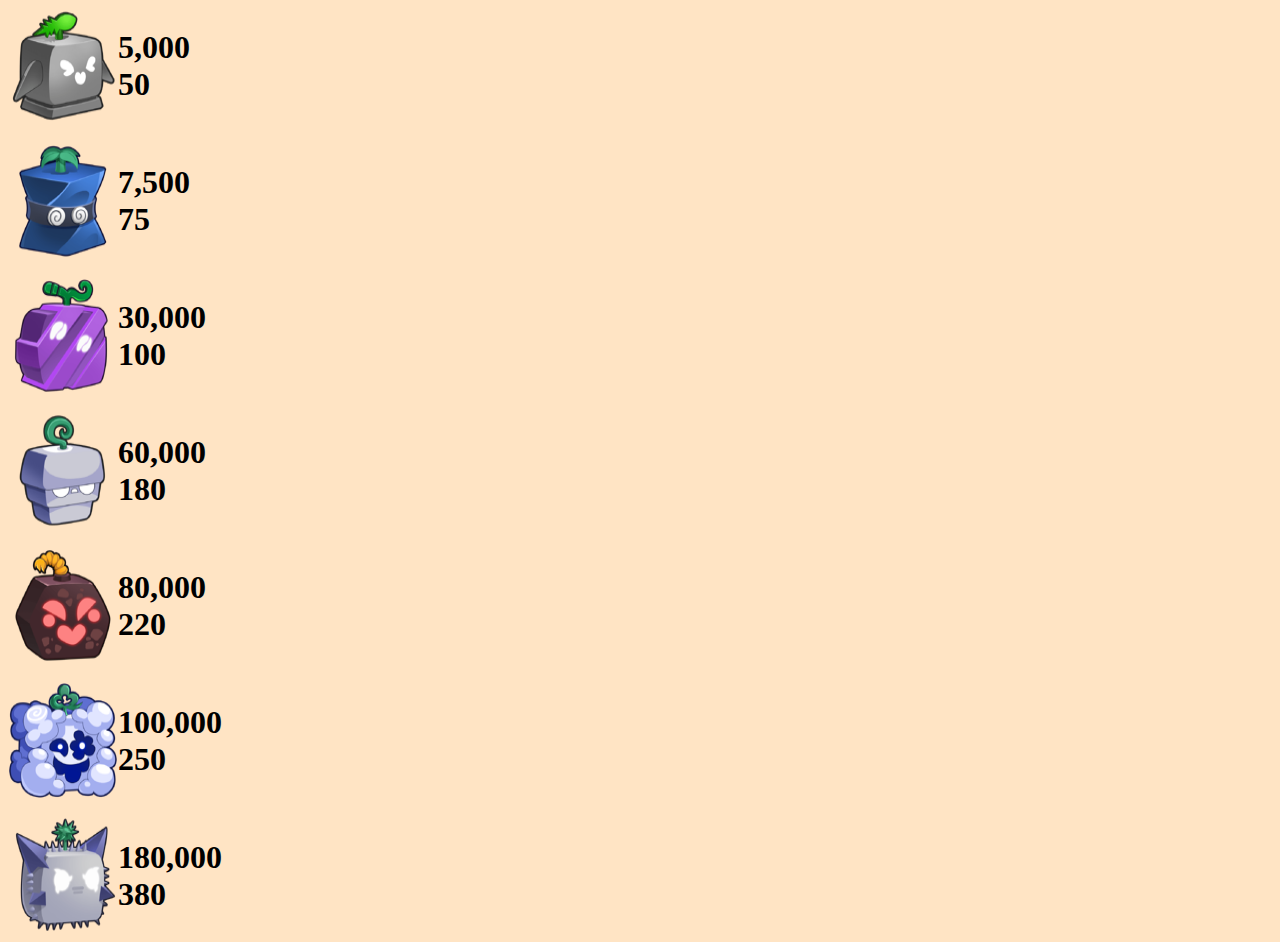
<file: końcowy projekt/html3.html>
<!DOCTYPE html>
<html lang="en">
<head>
    <meta charset="UTF-8">
    <meta name="viewport" content="width=device-width, initial-scale=1.0">
    <link rel="stylesheet" href="slyle.css3.css">
    <link rel="shortcut icon" href="FRUIT_STOCK.PNG.webp" type="image/x-icon">
    <title>fruty i ceny</title>
</head>
<body>
    <div>
    <img src="RocketFruit.webp" alt="fruit">
    <h1> 5,000 <br> 50</h1>
    </div>
    <br>
    <div>
    <img src="SpinFruit.webp" alt="fruit">
     <h1> 7,500 <br> 75</h1>
    </div>
    <br>
    <div>
    <img src="ChopFruit.webp" alt="fruit">
    <h1> 30,000 <br> 100 </h1>
    </div>
    <br>
    <div>
    <img src="SpringFruit.webp" alt="fruit">
    <h1> 60,000 <br> 180</h1>
    </div>
    <br>
    <div>
    <img src="BombFruit.webp" alt="fruit">
    <h1> 80,000 <br> 220</h1>
    </div>
    <br>
    <div>
    <img src="SmokeFruit.webp" alt="fruit">
    <h1> 100,000 <br> 250 </h1>
    </div>
    <br>
    <div>
    <img src="SpikeFruit.webp" alt="fruit">
    <h1> 180,000 <br> 380 </h1>
    </div>
    
    
</body>
</html>
</file>
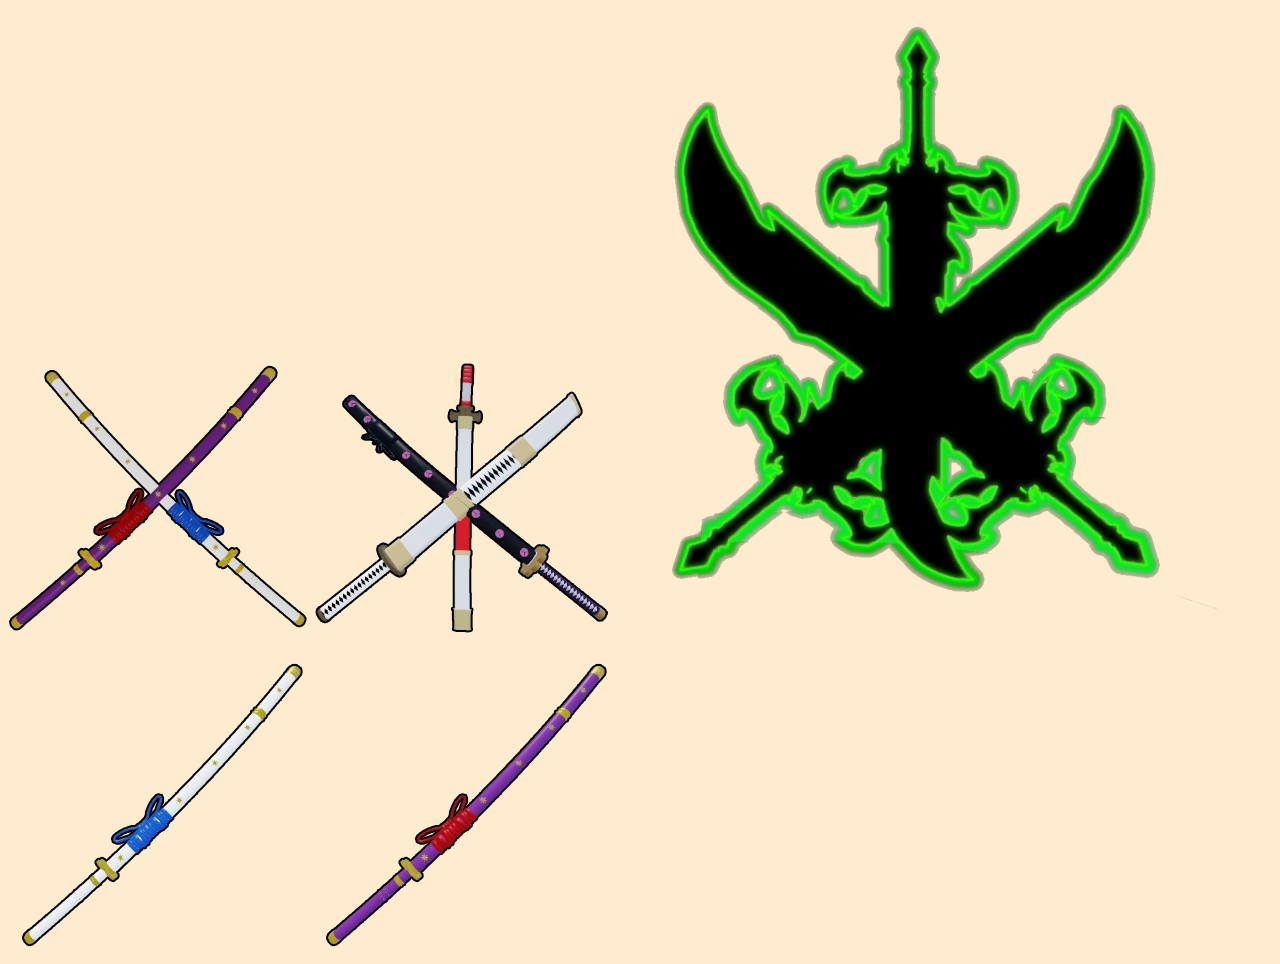
<file: końcowy projekt/index.html2.html>
<!DOCTYPE html>
<html lang="en">
<head>
    <meta charset="UTF-8">
    <meta name="viewport" content="width=device-width, initial-scale=1.0">
    <title>miesze najlepsze</title>
    <link rel="stylesheet" href="style.css2.css">
    <link rel="shortcut icon" href="SWORDS.PNG.webp" type="image/x-icon">
</head>
<body>
    <img src="CursedDualKatana.webp" alt="miesz">
    <img src="duble_katana.webp" alt="miecz">
    <img src="Triple_Dark_Blade.webp" alt="miecz">
    <img src="Tushita.webp" alt="miecz">
    <img src="Yama.webp" alt="miecz">
</body>
</html>
</file>
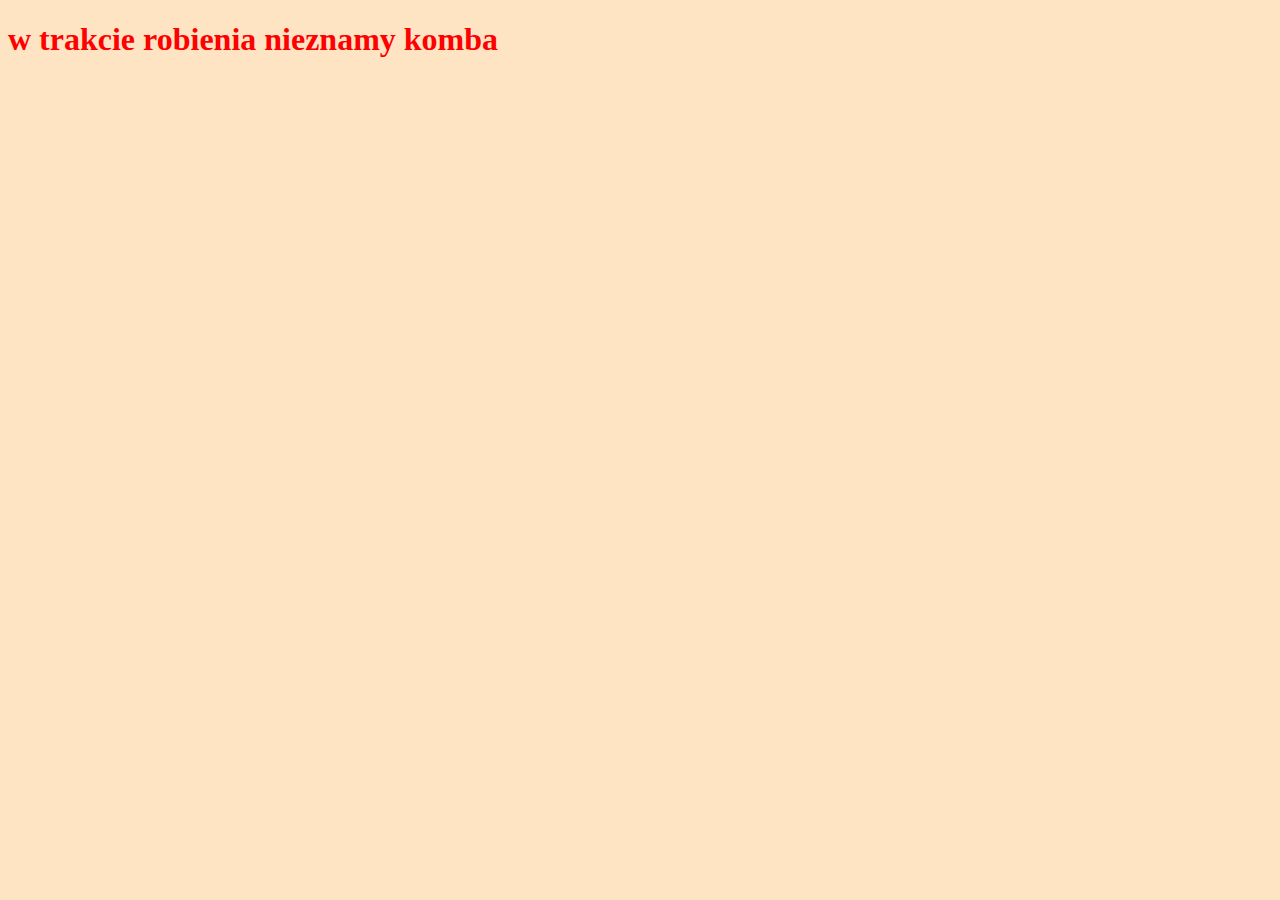
<file: końcowy projekt/index.html4.html>
<!DOCTYPE html>
<html lang="en">
<head>
    <meta charset="UTF-8">
    <meta name="viewport" content="width=device-width, initial-scale=1.0">
    <link rel="stylesheet" href="style.css4.css">
    <link rel="shortcut icon" href="FRUITS.webp" type="image/x-icon">
    <title>komba</title>
</head>
<body>
    <h1>w trakcie robienia nieznamy komba</h1>
</body>
</html>
</file>
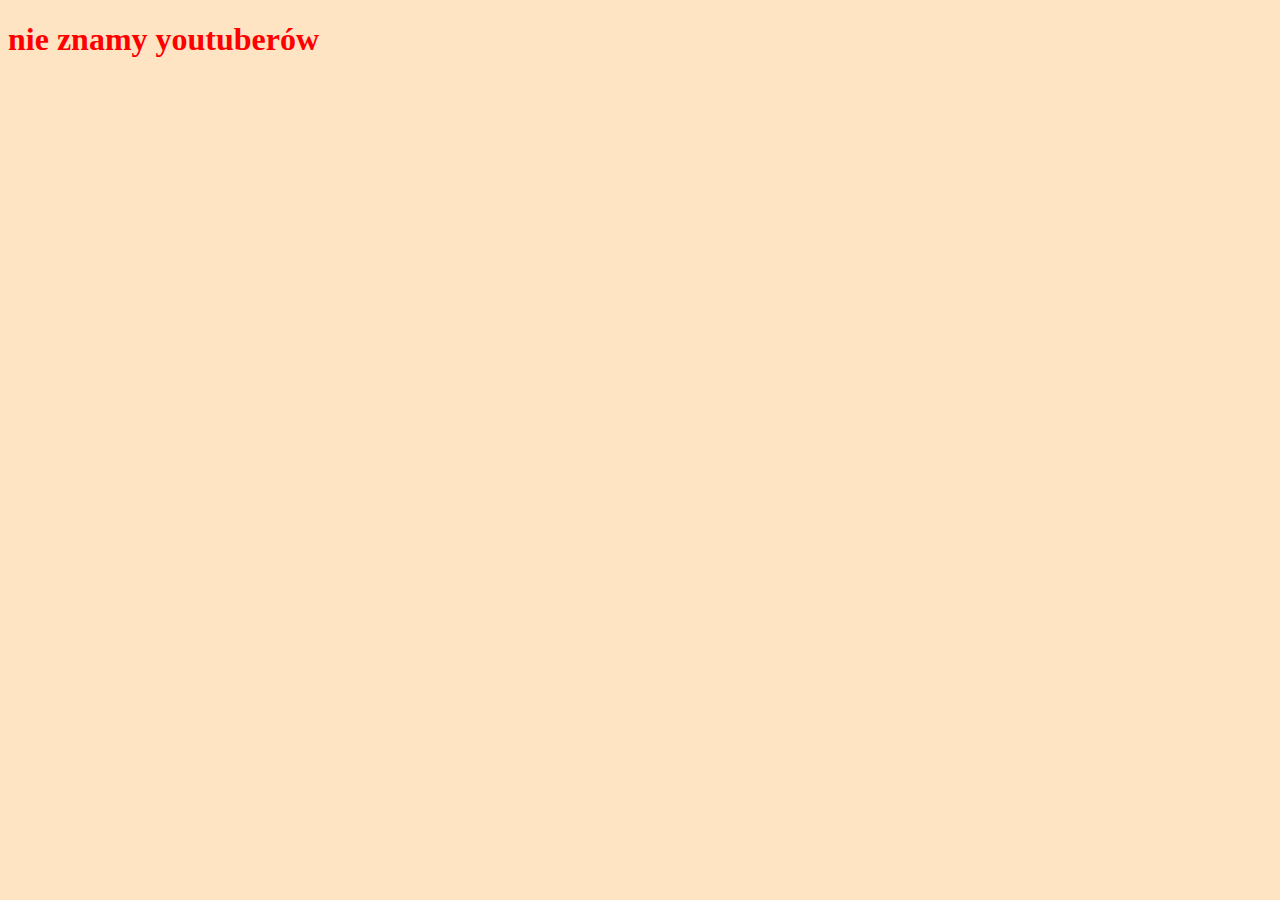
<file: końcowy projekt/index.html5.html>
<!DOCTYPE html>
<html lang="en">
<head>
    <meta charset="UTF-8">
    <meta name="viewport" content="width=device-width, initial-scale=1.0">
    <link rel="stylesheet" href="style.css5.css">
    <link rel="shortcut icon" href="pobrane.png" type="image/x-icon">
    <title>youtubezy</title>
</head>
<body>
    <h1>nie znamy youtuberów</h1>


</body>
</html>
</file>
<file: końcowy projekt/slyle.css3.css>
div{
    display: flex;
    flex-direction: row;
}
*{
    background-color: bisque;
}
</file>
<file: końcowy projekt/style.css2.css>
*{
    background-color: blanchedalmond;
}
</file>
<file: końcowy projekt/style.css4.css>
h1{
    color: red;
}
*{
    background-color: bisque;
}
</file>
<file: końcowy projekt/style.css5.css>
*{
    background-color: bisque;
}
h1{
    color: red;
}
</file>
